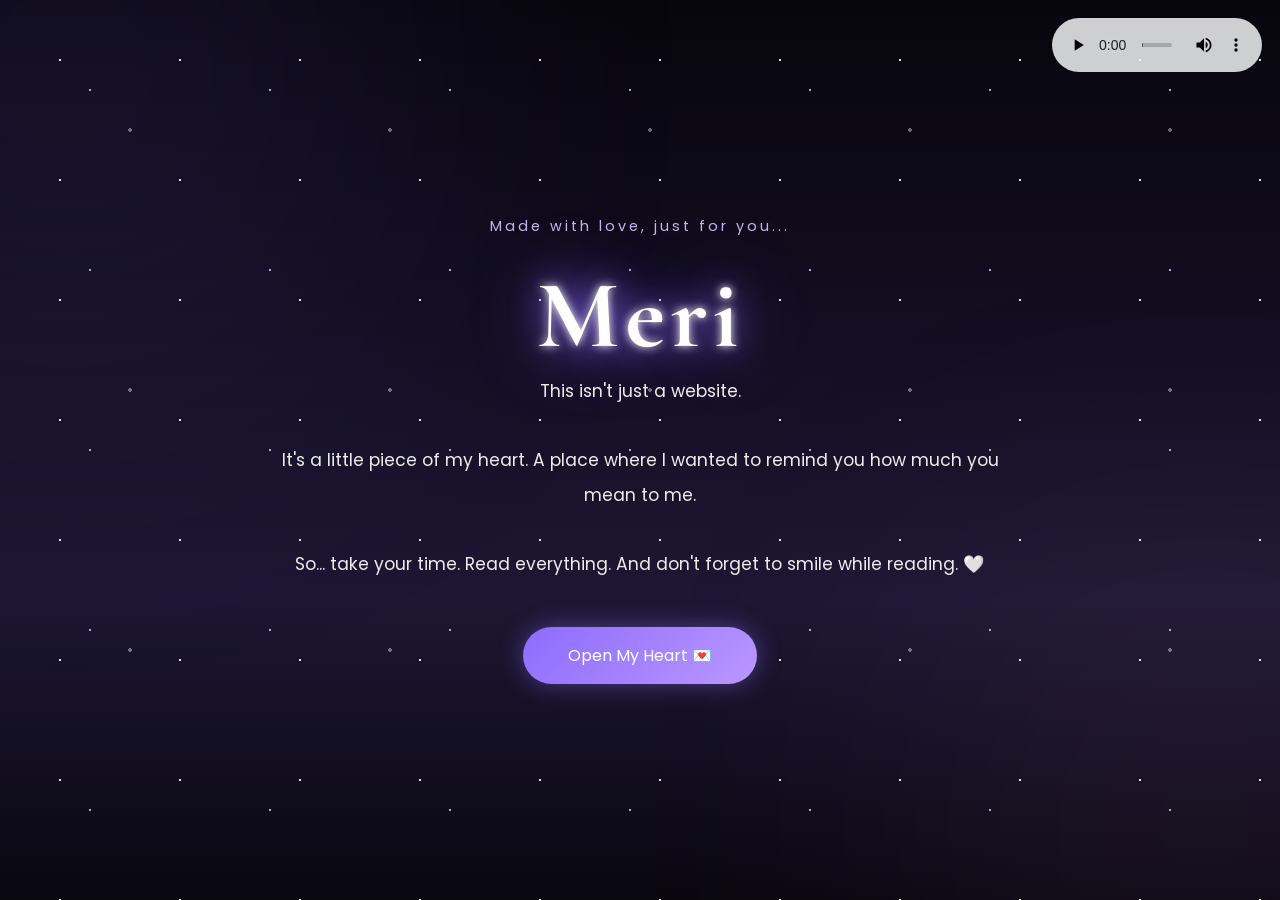
<file: index.html>
<!DOCTYPE html>
<html lang="en">

<head>

<meta charset="UTF-8">
<meta name="viewport" content="width=device-width, initial-scale=1.0">

<title>For Meri ♡</title>

<link rel="stylesheet" href="style.css">

</head>

<body>

<div class="stars"></div>

<audio controls autoplay loop>

    <source src="An Eater.mp3" type="audio/mpeg">

</audio>

<section class="page fade">

<span class="mini">

Made with love, just for you...

</span>

<h1 class="float">

Meri

</h1>

<p>

This isn't just a website.

<br><br>

It's a little piece of my heart.

A place where I wanted to remind you
how much you mean to me.

<br><br>

So...

take your time.

Read everything.

And don't forget to smile while reading.

🤍

</p>

<a href="letter.html" class="btn">

Open My Heart 💌

</a>

</section>

</body>

</html>
</file>
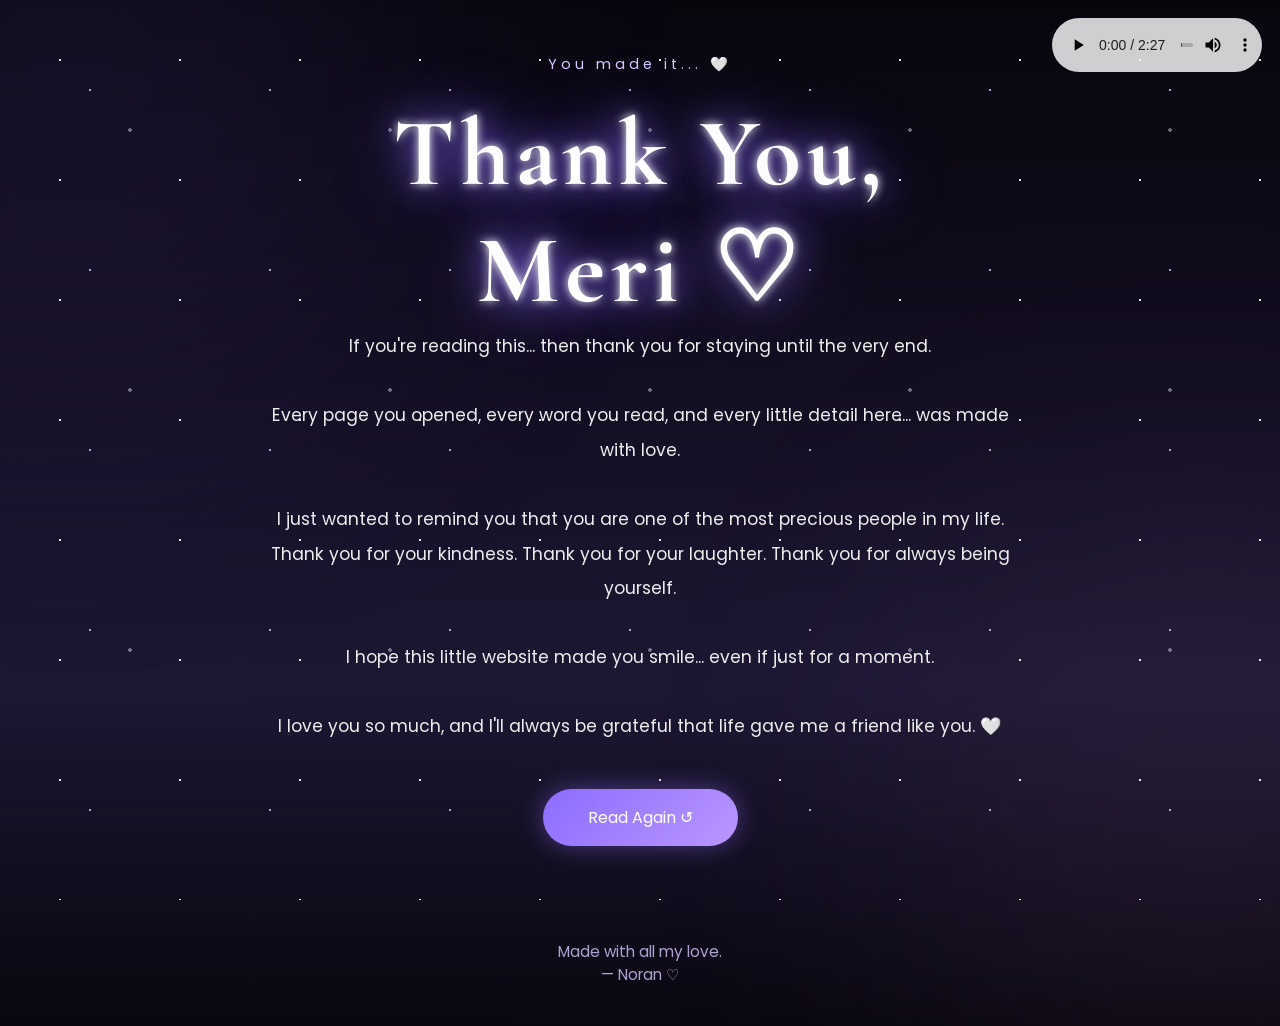
<file: ending.html>
<!DOCTYPE html>
<html lang="en">

<head>

<meta charset="UTF-8">
<meta name="viewport" content="width=device-width, initial-scale=1.0">

<title>Thank You, Meri ♡</title>

<link rel="stylesheet" href="style.css">

</head>

<body>

<div class="stars"></div>

<audio controls autoplay loop>

<source src="An Eater.mp3" type="audio/mpeg">

</audio>

<section class="page fade">

<span class="small">

You made it... 🤍

</span>

<h1 class="float">

Thank You,

<br>

Meri ♡

</h1>

<p>

If you're reading this...

then thank you for staying until the very end.

<br><br>

Every page you opened,
every word you read,
and every little detail here...

was made with love.

<br><br>

I just wanted to remind you that
you are one of the most precious people in my life.

Thank you for your kindness.

Thank you for your laughter.

Thank you for always being yourself.

<br><br>

I hope this little website
made you smile...

even if just for a moment.

<br><br>

I love you so much,
and I'll always be grateful
that life gave me a friend like you.

🤍

</p>

<a href="index.html" class="btn">

Read Again ↺

</a>

</section>

<footer>

Made with all my love.

<br>

— Noran ♡

</footer>

</body>

</html>
</file>
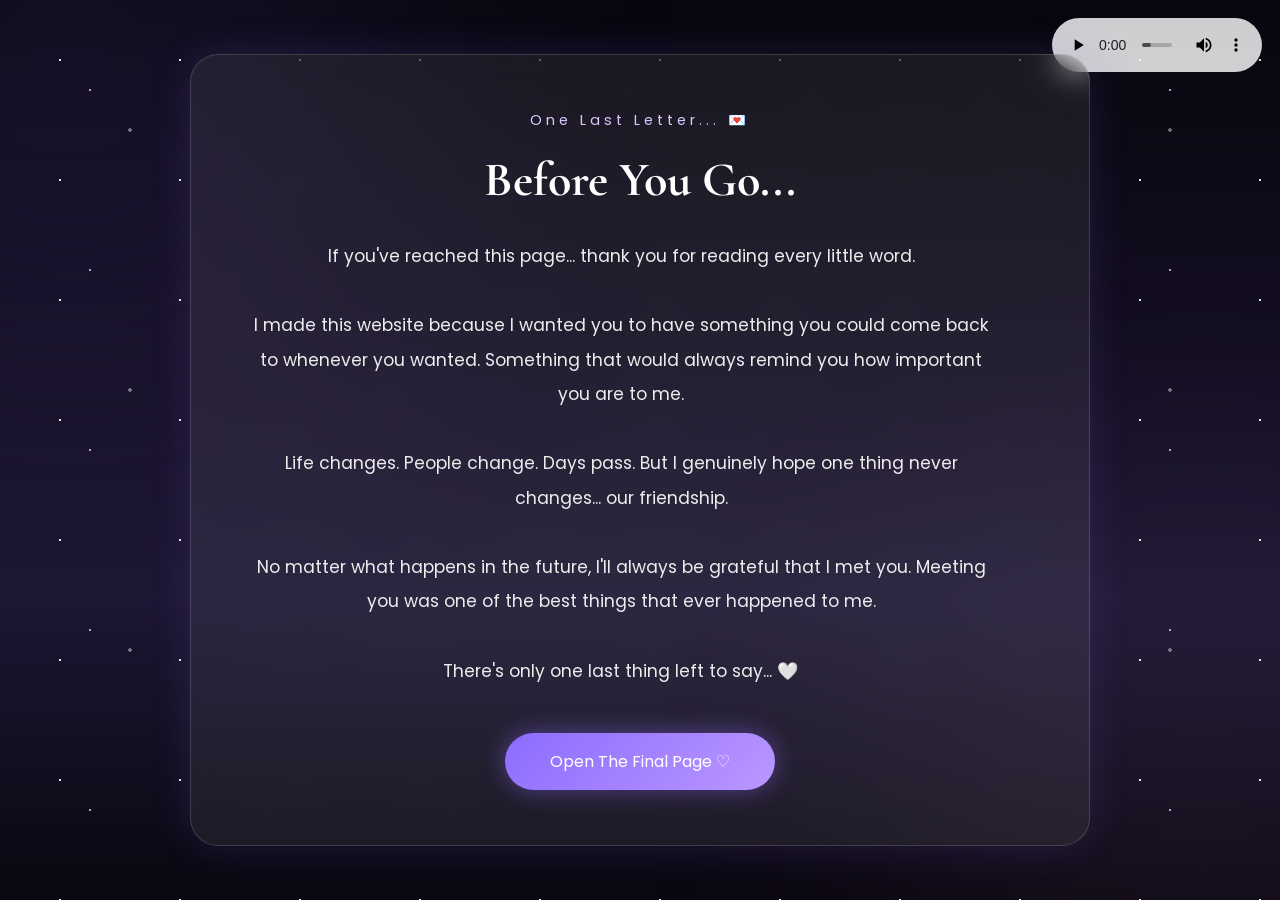
<file: lastletter.html>
<!DOCTYPE html>
<html lang="en">

<head>

<meta charset="UTF-8">
<meta name="viewport" content="width=device-width, initial-scale=1.0">

<title>One Last Letter</title>

<link rel="stylesheet" href="style.css">

</head>

<body>

<div class="stars"></div>

<audio controls autoplay loop>

<source src="An Eater.mp3" type="audio/mpeg">

</audio>

<section class="page fade">

<div class="glass">

<span class="small">

One Last Letter... 💌

</span>

<h2>

Before You Go...

</h2>

<p>

If you've reached this page...

thank you for reading every little word.

<br><br>

I made this website because I wanted you to have something you could come back to whenever you wanted.

Something that would always remind you how important you are to me.

<br><br>

Life changes.

People change.

Days pass.

But I genuinely hope one thing never changes...

our friendship.

<br><br>

No matter what happens in the future,

I'll always be grateful that I met you.

Meeting you was one of the best things that ever happened to me.

<br><br>

There's only one last thing left to say...

🤍

</p>

<a href="ending.html" class="btn">

Open The Final Page ♡

</a>

</div>

</section>

</body>

</html>
</file>
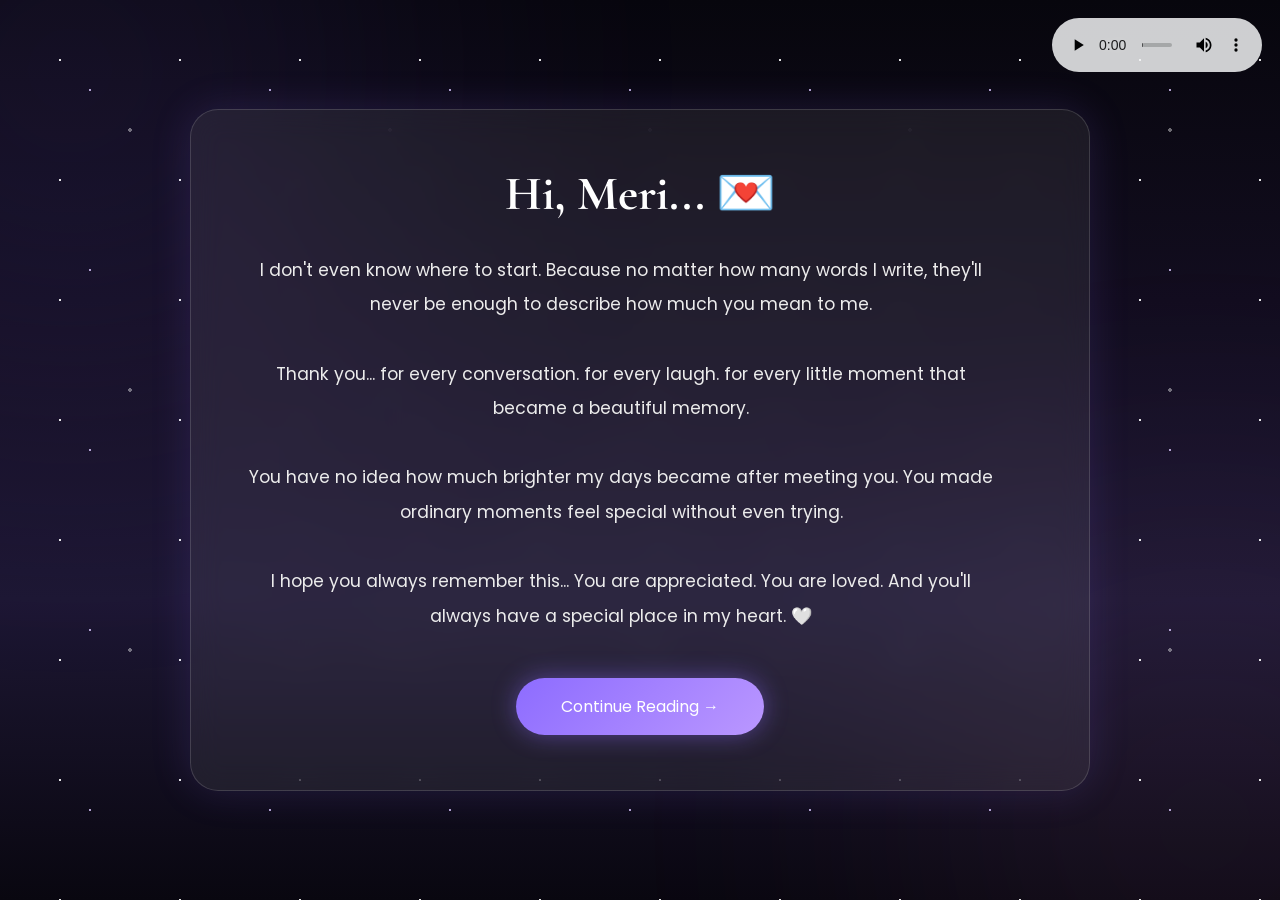
<file: letter.html>
<!DOCTYPE html>
<html lang="en">

<head>

<meta charset="UTF-8">
<meta name="viewport" content="width=device-width, initial-scale=1.0">

<title>Letter For Meri</title>

<link rel="stylesheet" href="style.css">

</head>

<body>

<div class="stars"></div>

<audio controls autoplay loop>

<source src="An Eater.mp3" type="audio/mpeg">

</audio>

<section class="page fade">

<div class="glass">

<h2>Hi, Meri... 💌</h2>

<p>

I don't even know where to start.

Because no matter how many words I write,
they'll never be enough to describe
how much you mean to me.

<br><br>

Thank you...

for every conversation.

for every laugh.

for every little moment that became
a beautiful memory.

<br><br>

You have no idea how much brighter
my days became after meeting you.

You made ordinary moments
feel special without even trying.

<br><br>

I hope you always remember this...

You are appreciated.

You are loved.

And you'll always have a special place
in my heart.

🤍

</p>

<a href="memories.html" class="btn">

Continue Reading →

</a>

</div>

</section>

</body>

</html>
</file>
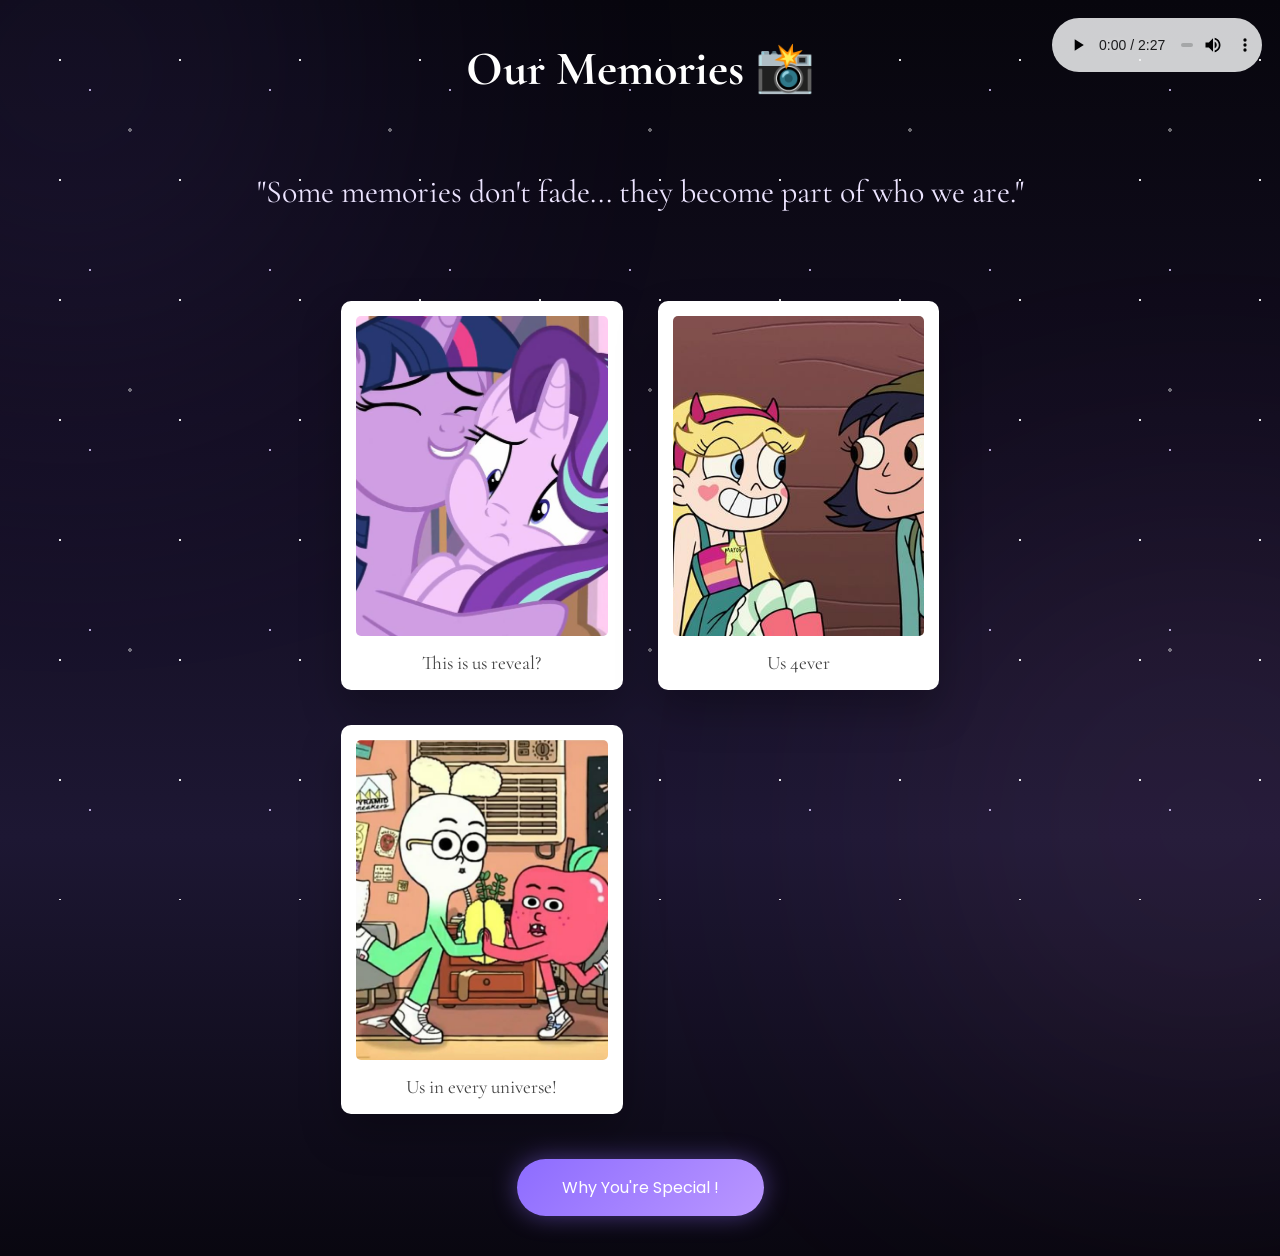
<file: memories.html>
<!DOCTYPE html>
<html lang="en">

<head>

<meta charset="UTF-8">
<meta name="viewport" content="width=device-width, initial-scale=1.0">

<title>Our Memories</title>

<link rel="stylesheet" href="style.css">

</head>

<body>

<div class="stars"></div>

<audio controls autoplay loop>

<source src="An Eater.mp3" type="audio/mpeg">

</audio>

<section class="page fade">

<h2>Our Memories 📸</h2>

<p class="quote">

"Some memories don't fade...
they become part of who we are."

</p>

<div class="gallery">

<div class="photo">

<img src="af05c64f3528c5e26faeee7761fef884.jpg" alt="">

<span>

This is us reveal?

</span>

</div>

<div class="photo">

<img src="91481a08c15a19c9d95640d94db937be.jpg" alt="">

<span>

Us 4ever

</span>

</div>

<div class="photo">

<img src="84f31b64883f3583e121604551cef83a.jpg" alt="">

<span>

Us in every universe!

</span>

</div>

</div>

<a href="reasons.html" class="btn">

Why You're Special !

</a>

</section>

</body>

</html>
</file>
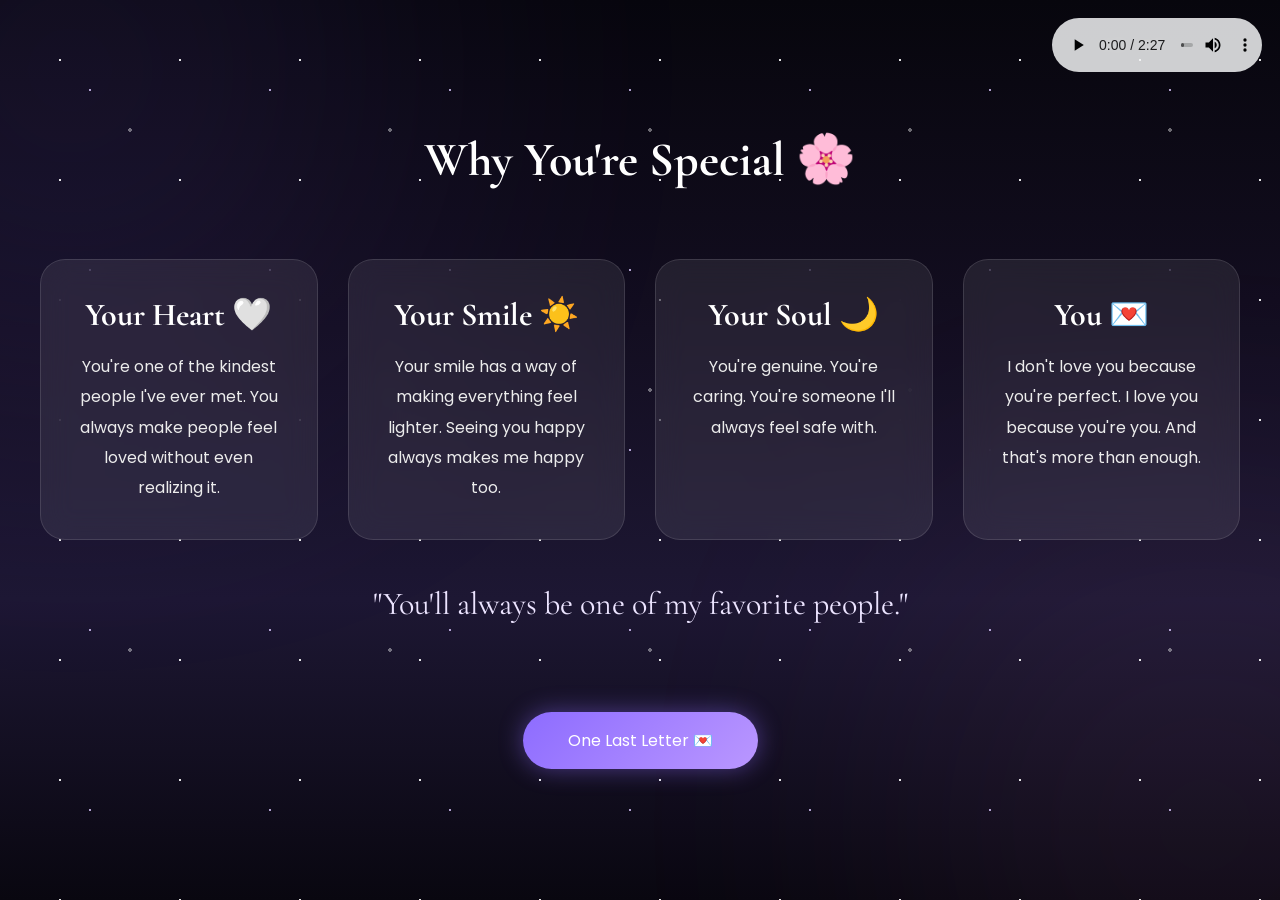
<file: reasons.html>
<!DOCTYPE html>
<html lang="en">

<head>

<meta charset="UTF-8">
<meta name="viewport" content="width=device-width, initial-scale=1.0">

<title>Why You're Special</title>

<link rel="stylesheet" href="style.css">

</head>

<body>

<div class="stars"></div>

<audio controls autoplay loop>

<source src="An Eater.mp3" type="audio/mpeg">

</audio>

<section class="page fade">

<h2>Why You're Special 🌸</h2>

<div class="cards">

<div class="card">

<h3>Your Heart 🤍</h3>

<p>

You're one of the kindest people I've ever met.
You always make people feel loved without even realizing it.

</p>

</div>

<div class="card">

<h3>Your Smile ☀️</h3>

<p>

Your smile has a way of making everything feel lighter.
Seeing you happy always makes me happy too.

</p>

</div>

<div class="card">

<h3>Your Soul 🌙</h3>

<p>

You're genuine.
You're caring.
You're someone I'll always feel safe with.

</p>

</div>

<div class="card">

<h3>You 💌</h3>

<p>

I don't love you because you're perfect.

I love you because you're you.

And that's more than enough.

</p>

</div>

</div>

<p class="quote">

"You'll always be one of my favorite people."

</p>

<a href="lastletter.html" class="btn">

One Last Letter 💌

</a>

</section>

</body>

</html>
</file>
<file: style.css>
/*======================================
            IMPORT FONTS
======================================*/

@import url('https://fonts.googleapis.com/css2?family=Poppins:wght@300;400;500;600&family=Cormorant+Garamond:wght@400;600;700&display=swap');

/*======================================
              RESET
======================================*/

*{
    margin:0;
    padding:0;
    box-sizing:border-box;
    scroll-behavior:smooth;
}

body{

    background:
    linear-gradient(180deg,#07060d,#120d1f,#1d1733,#090710);

    color:white;

    font-family:'Poppins',sans-serif;

    overflow-x:hidden;

    min-height:100vh;

}

/*======================================
           SCROLLBAR
======================================*/

::-webkit-scrollbar{

    width:8px;

}

::-webkit-scrollbar-thumb{

    background:#8b69ff;

    border-radius:50px;

}

::-webkit-scrollbar-track{

    background:#120d20;

}

/*======================================
             STARS
======================================*/

.stars{

    position:fixed;

    inset:0;

    z-index:-2;

    pointer-events:none;

    background-image:

    radial-gradient(circle,rgba(255,255,255,.9) 1px,transparent 1px),

    radial-gradient(circle,rgba(219,201,255,.8) 1px,transparent 1px),

    radial-gradient(circle,rgba(255,255,255,.4) 2px,transparent 2px);

    background-size:

    120px 120px,

    180px 180px,

    260px 260px;

    animation:starsMove 80s linear infinite;

}

@keyframes starsMove{

    from{

        transform:translateY(0);

    }

    to{

        transform:translateY(-250px);

    }

}

/*======================================
            PAGE LAYOUT
======================================*/

.page{

    min-height:100vh;

    display:flex;

    justify-content:center;

    align-items:center;

    flex-direction:column;

    text-align:center;

    padding:40px;

}

/*======================================
             TITLES
======================================*/

h1{

    font-family:'Cormorant Garamond',serif;

    font-size:6rem;

    letter-spacing:6px;

    text-shadow:

    0 0 10px white,

    0 0 35px #8c6dff,

    0 0 70px #7d5eff;

}

h2{

    font-family:'Cormorant Garamond',serif;

    font-size:3rem;

    margin-bottom:30px;

}

/*======================================
             TEXT
======================================*/

p{

    max-width:750px;

    line-height:2;

    color:#ececec;

    font-size:1.08rem;

}

/*======================================
             BUTTON
======================================*/

.btn{

    display:inline-block;

    margin-top:45px;

    padding:16px 45px;

    border-radius:999px;

    background:
    linear-gradient(135deg,#8d6cff,#ba97ff);

    color:white;

    text-decoration:none;

    transition:.4s;

    box-shadow:

    0 0 25px rgba(142,108,255,.45);

}

.btn:hover{

    transform:
    translateY(-6px)
    scale(1.03);

    box-shadow:

    0 0 40px rgba(176,148,255,.8);

}

/*======================================
             GLASS
======================================*/

.glass{

    width:min(900px,95%);

    background:rgba(255,255,255,.07);

    backdrop-filter:blur(15px);

    -webkit-backdrop-filter:blur(15px);

    border:1px solid rgba(255,255,255,.15);

    border-radius:28px;

    padding:55px;

    box-shadow:

    0 0 40px rgba(140,110,255,.15);

}

/*======================================
           FADE UP
======================================*/

.fade{

    animation:fadeUp 1s ease;

}

@keyframes fadeUp{

    from{

        opacity:0;

        transform:translateY(40px);

    }

    to{

        opacity:1;

        transform:translateY(0);

    }

}

/*======================================
          FLOATING TITLE
======================================*/

.float{

    animation:floating 5s ease-in-out infinite;

}

@keyframes floating{

    50%{

        transform:translateY(-10px);

    }

}

/*======================================
            AUDIO
======================================*/

audio{

    position:fixed;

    top:18px;

    right:18px;

    width:210px;

    opacity:.85;

}

/*======================================
          RESPONSIVE
======================================*/

@media(max-width:768px){

h1{

    font-size:4rem;

}

h2{

    font-size:2.3rem;

}

p{

    font-size:1rem;

}

.glass{

    padding:35px;

}

audio{

    width:170px;

}

}

/*======================================
            AURORA GLOW
======================================*/

body::before{

    content:"";

    position:fixed;

    width:500px;
    height:500px;

    background:#8f6dff;

    border-radius:50%;

    filter:blur(180px);

    top:-180px;
    left:-180px;

    opacity:.18;

    animation:aurora1 18s ease-in-out infinite alternate;

    z-index:-3;

}

body::after{

    content:"";

    position:fixed;

    width:450px;
    height:450px;

    background:#ff9fe6;

    border-radius:50%;

    filter:blur(180px);

    bottom:-150px;
    right:-150px;

    opacity:.12;

    animation:aurora2 22s ease-in-out infinite alternate;

    z-index:-3;

}

@keyframes aurora1{

    to{

        transform:
        translate(120px,80px)
        scale(1.2);

    }

}

@keyframes aurora2{

    to{

        transform:
        translate(-100px,-80px)
        scale(1.15);

    }

}

/*======================================
            MINI TEXT
======================================*/

.mini{

    color:#d8c9ff;

    letter-spacing:3px;

    margin-bottom:20px;

    font-size:.9rem;

    opacity:.9;

}

/*======================================
            QUOTE
======================================*/

.quote{

    font-family:'Cormorant Garamond',serif;

    font-size:2rem;

    color:#ece4ff;

    max-width:850px;

    line-height:1.8;

    margin:35px auto;

    text-align:center;

}

/*======================================
           GALLERY
======================================*/

.gallery{

    display:grid;

    grid-template-columns:

    repeat(auto-fit,minmax(250px,1fr));

    gap:35px;

    margin-top:45px;

}

/*======================================
            PHOTO
======================================*/

.photo{

    background:white;

    border-radius:10px;

    padding:15px;

    transition:.45s;

    box-shadow:

    0 20px 40px rgba(0,0,0,.25);

}

.photo:hover{

    transform:
    translateY(-10px)
    rotate(1deg);

}

.photo img{

    width:100%;

    height:320px;

    object-fit:cover;

    border-radius:5px;

}

.photo span{

    display:block;

    color:#444;

    margin-top:15px;

    font-family:'Cormorant Garamond',serif;

    font-size:1.2rem;

}

/*======================================
              CARDS
======================================*/

.cards{

    display:grid;

    grid-template-columns:

    repeat(auto-fit,minmax(240px,1fr));

    gap:30px;

    width:100%;

    margin-top:40px;

}

.card{

    background:rgba(255,255,255,.08);

    border:1px solid rgba(255,255,255,.12);

    backdrop-filter:blur(15px);

    border-radius:25px;

    padding:35px;

    transition:.4s;

}

.card:hover{

    transform:translateY(-10px);

    box-shadow:

    0 0 35px rgba(170,145,255,.35);

}

.card h3{

    font-family:'Cormorant Garamond',serif;

    font-size:2rem;

    margin-bottom:18px;

}

.card p{

    font-size:1rem;

    line-height:1.9;

}

/*======================================
            SMALL
======================================*/

.small{

    color:#ccb7ff;

    letter-spacing:3px;

    margin-bottom:20px;

    display:block;

}

/*======================================
            MOBILE
======================================*/

@media(max-width:768px){

.quote{

    font-size:1.5rem;

}

.photo img{

    height:240px;

}

.cards{

    gap:20px;

}

}

/*======================================
            SECRET PAGE
======================================*/

.secret{

    display:flex;

    flex-direction:column;

    align-items:center;

    justify-content:center;

    min-height:100vh;

    text-align:center;

}

.secret p{

    margin-top:20px;

    max-width:650px;

}

.secret .btn{

    margin-top:50px;

}

/*======================================
            ENDING
======================================*/

.ending{

    display:flex;

    flex-direction:column;

    justify-content:center;

    align-items:center;

    text-align:center;

    min-height:100vh;

}

.ending h1{

    margin-bottom:25px;

}

.ending p{

    max-width:800px;

    line-height:2.1;

    margin-top:25px;

}

.small{

    color:#d8c8ff;

    letter-spacing:4px;

    margin-bottom:20px;

    font-size:.9rem;

}

/*======================================
            FOOTER
======================================*/

footer{

    text-align:center;

    padding:40px;

    color:#d7c9ff;

    font-size:.95rem;

    opacity:.8;

}

/*======================================
            FADE
======================================*/

.fade-delay{

    animation:fadeUp 1.6s ease;

}

.fade-slow{

    animation:fadeUp 2.2s ease;

}

/*======================================
            IMAGE EFFECT
======================================*/

img{

    max-width:100%;

    display:block;

}

.photo img:hover{

    filter:brightness(1.08);

}

/*======================================
            BUTTON ACTIVE
======================================*/

.btn:active{

    transform:scale(.96);

}

/*======================================
            SELECTION
======================================*/

::selection{

    background:#9b7cff;

    color:white;

}

/*======================================
            MOBILE
======================================*/

@media(max-width:768px){

.page{

    padding:25px;

}

.gallery{

    grid-template-columns:1fr;

}

.cards{

    grid-template-columns:1fr;

}

footer{

    font-size:.85rem;

}

}
</file>
